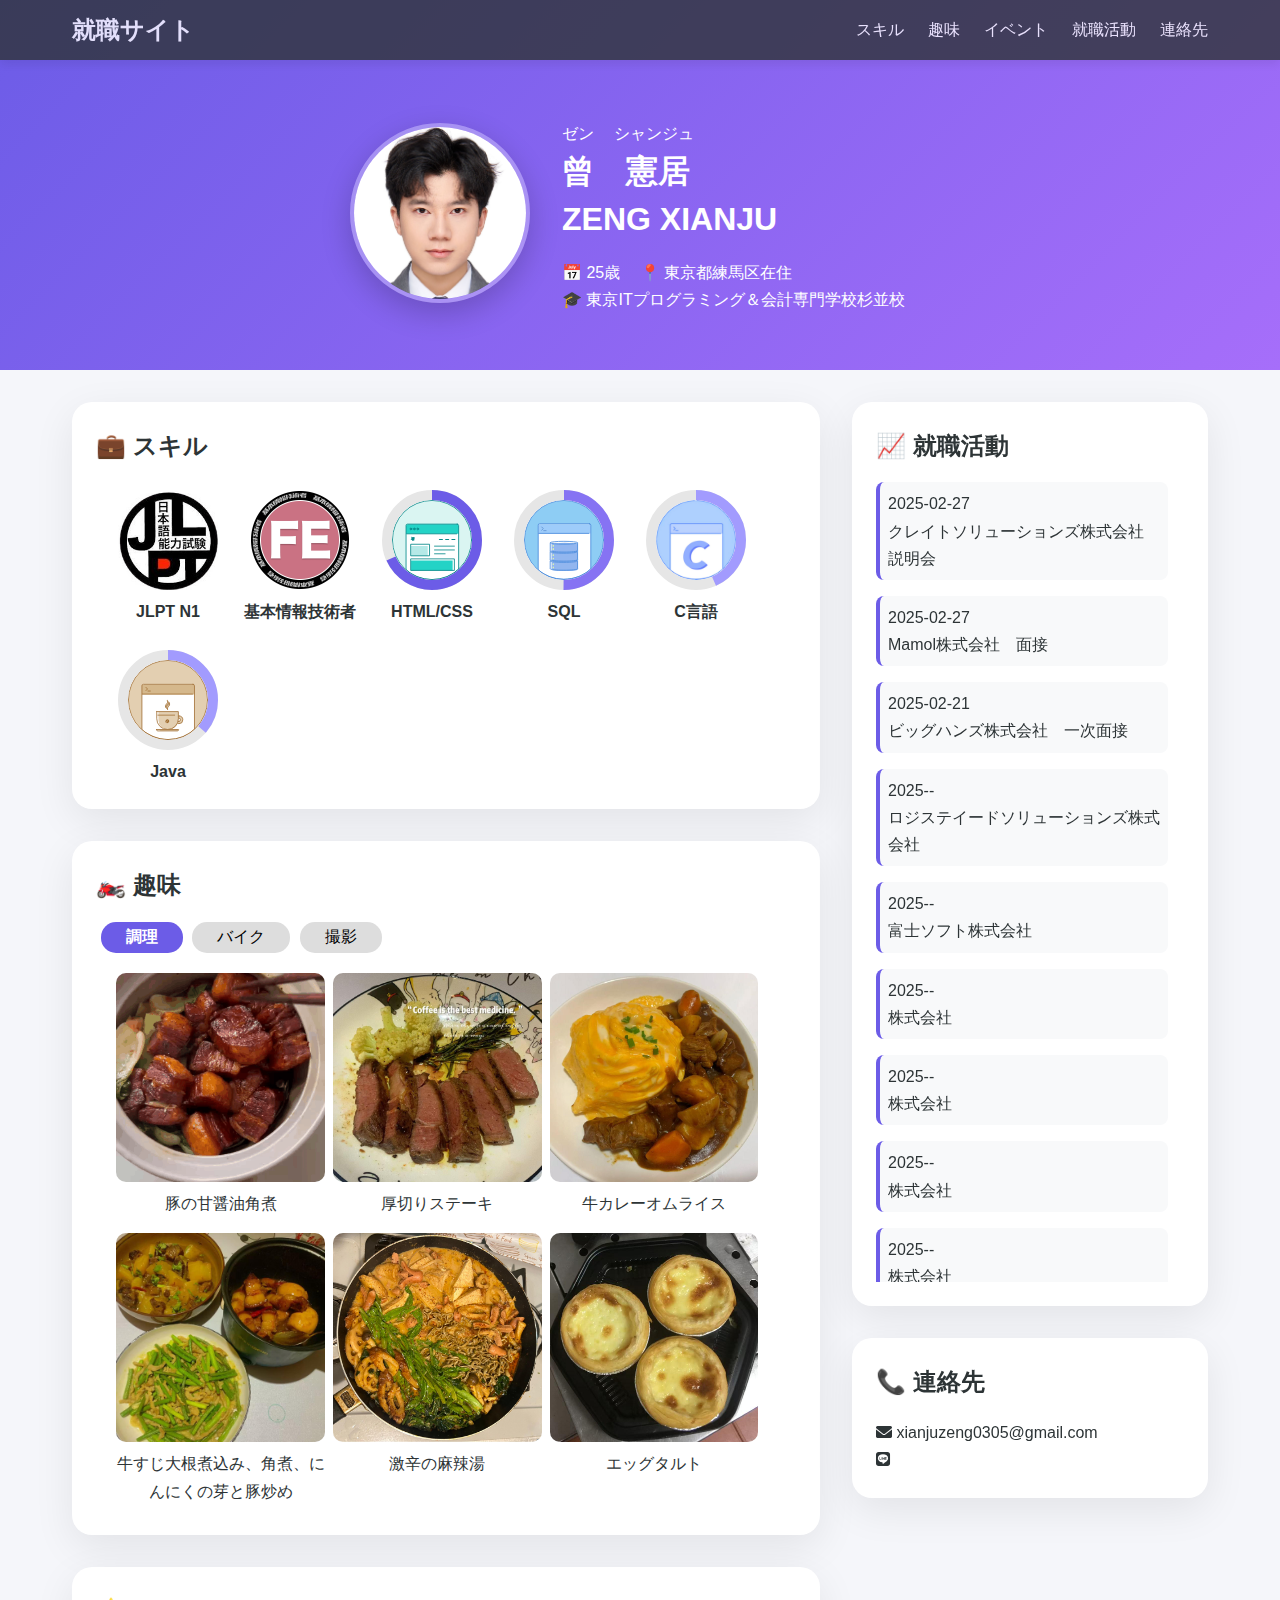
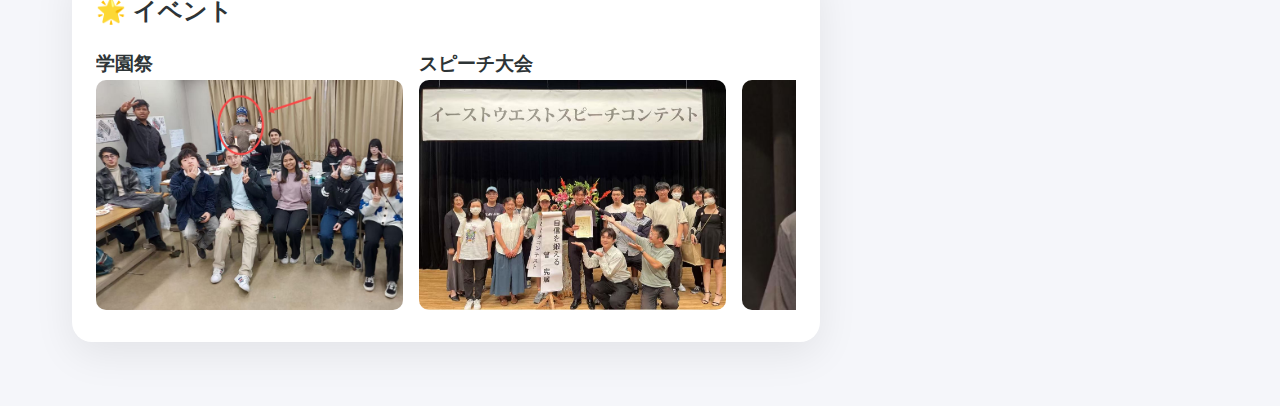
<file: index.html>
<!DOCTYPE html>
<html lang="jp-JP">

<head>
  <meta charset="UTF-8">
  <meta name="viewport" content="width=device-width, initial-scale=1.0">
  <title>就職サイト</title>
  <link rel="stylesheet" href="styles.css">
  <link rel="stylesheet" href="responsive.css" />
  <link href="https://cdnjs.cloudflare.com/ajax/libs/font-awesome/6.0.0/css/all.min.css" rel="stylesheet">
</head>

<body>

  <!-- ナビバー -->
  <nav class="navbar">
    <div class="nav-container">
      <a href="#" class="logo"> 就職サイト</a>
      <ul class="nav-links">
        <li><a href="#skills">スキル</a></li>
        <li><a href="#Hobbies">趣味</a></li>
        <li><a href="#activities">イベント</a></li>
        <li><a href="#jobs">就職活動</a></li>
        <li><a href="#contact">連絡先</a></li>
      </ul>
    </div>
  </nav>

  <!--個人情報-->
  <header class="hero">
    <div class="hero-container">
      <div class="hero-left">
        <img src="avatar.jpg" alt="" class="avatar">
      </div>
      <div class="hero-right">
        <p class="subtitle">ゼン 　シャンジュ</p>
        <h1 class="myname">曾　憲居 <br>ZENG XIANJU</h1>

        <ul class="profile-info">
          <li>📅 25歳</li>
          <li>📍 東京都練馬区在住</li>
          <li>🎓 東京ITプログラミング＆会計専門学校杉並校</li>
        </ul>
      </div>
    </div>
  </header>

  <!--中身-->
  <div class="container">
    <!-- 左側 -->
    <div class="main-content">

      <!-- スキル -->
      <div id="skills" class="card">
        <h2>💼 スキル</h2>
        <div class="skill-list">

          <div class="skill-item">
            <div class="skill-progress  jlpt">
              <svg width="100" height="100" viewBox="0 0 100 100"></svg>
            </div>
            <h4>JLPT N1</h4>
          </div>

          <div class="skill-item">
            <div class="skill-progress  fe-exam">
              <svg width="100" height="100" viewBox="0 0 100 100"></svg>
            </div>
            <h4>基本情報技術者</h4>
          </div>

          <div class="skill-item">
            <div class="skill-progress html">
              <svg width="100" height="100" viewBox="0 0 100 100">
                <circle cx="50" cy="50" r="45" fill="none" stroke="#e6e6e6" stroke-width="10" />

                <circle cx="50" cy="50" r="45" fill="none" stroke="#6c5ce7" stroke-width="10" stroke-dasharray="282.6"
                  stroke-dashoffset="90" transform="rotate(-90, 50, 50)" />
              </svg>
            </div>
            <h4>HTML/CSS</h4>
          </div>

          <div class="skill-item">
            <div class="skill-progress sql">
              <svg width="100" height="100" viewBox="0 0 100 100">
                <circle cx="50" cy="50" r="45" fill="none" stroke="#e6e6e6" stroke-width="10" />

                <circle cx="50" cy="50" r="45" fill="none" stroke="#8673F3" stroke-width="10" stroke-dasharray="282.6"
                  stroke-dashoffset="141" transform="rotate(-90, 50, 50)" />
              </svg>
            </div>
            <h4>SQL</h4>
          </div>

          <div class="skill-item">
            <div class="skill-progress c-language">
              <svg width="100" height="100" viewBox="0 0 100 100">
                <circle cx="50" cy="50" r="45" fill="none" stroke="#e6e6e6" stroke-width="10" />

                <circle cx="50" cy="50" r="45" fill="none" stroke="#A29BFE" stroke-width="10" stroke-dasharray="282.6"
                  stroke-dashoffset="160" transform="rotate(-90, 50, 50)" />
              </svg>
            </div>
            <h4>C言語</h4>
          </div>

          <div class="skill-item">
            <div class="skill-progress java">
              <svg width="100" height="100" viewBox="0 0 100 100">
                <circle cx="50" cy="50" r="45" fill="none" stroke="#e6e6e6" stroke-width="10" />

                <circle cx="50" cy="50" r="45" fill="none" stroke="#A29BFE" stroke-width="10" stroke-dasharray="282.6"
                  stroke-dashoffset="180" transform="rotate(-90, 50, 50)" />
              </svg>
            </div>
            <h4>Java</h4>
          </div>
          

        </div>
      </div>

      <!-- 趣味 -->
      <div id="Hobbies" class="card Hobbies">
        <h2>🏍️ 趣味</h2>

        <button class="Hobbies-tab active" onclick="showContent('Hobbies-cook',this)">調理</button>
        <button class="Hobbies-tab" onclick="showContent('Hobbies-bike',this)">バイク</button>
        <button class="Hobbies-tab" onclick="showContent('Hobbies-satuei',this)">撮影</button>

        <!--　調理　-->
        <div id="Hobbies-cook" class="Hobbies-content">
          <div class="Hobbies-images">
            <div class="Hobbies-image">
              <img src="images/Hobbies/cook/甘醤油角煮.gif" alt="角煮">
              <p>豚の甘醤油角煮</p>
            </div>
            <div class="Hobbies-image">
              <img src="images/Hobbies/cook/ステーキ１.jpg" alt="厚切りステーキ">
              <p>厚切りステーキ</p>
            </div>
            <div class="Hobbies-image">
              <img src="images/Hobbies/cook/牛カレーオムライス.jpg" alt="牛カレーオムライス">
              <p>牛カレーオムライス</p>
            </div>
            <div class="Hobbies-image">
              <img src="images/Hobbies/cook/牛すじと大根の煮込み、豚の角煮、にんにくの芽の豚炒め.jpg" alt="牛すじと大根の煮込み、豚の角煮、にんにくの芽の豚炒め">
              <p>牛すじ大根煮込み、角煮、にんにくの芽と豚炒め</p>
            </div>
            <div class="Hobbies-image">
              <img src="images/Hobbies/cook/麻辣湯.jpg" alt="麻辣湯">
              <p>激辛の麻辣湯</p>
            </div>
            <div class="Hobbies-image">
              <img src="images/Hobbies/cook/エッグタルト.jpg" alt="エッグタルト">
              <p>エッグタルト</p>
            </div>

          </div>
        </div>

        <!--　バイク　-->
        <div id="Hobbies-bike" class="Hobbies-content">
          <div class="Hobbies-images">
            <div class="Hobbies-image">
              <img src="images/Hobbies/motorbike/1.jpg" alt="">
              <p>白バイ</p>
            </div>
            <div class="Hobbies-image">
              <img src="images/Hobbies/motorbike/2.jpg" alt="">
              <p></p>
            </div>
            <div class="Hobbies-image">
              <img src="images/Hobbies/motorbike/3.jpg" alt="">
              <p>BMW ADV1250</p>
            </div>
            <div class="Hobbies-image">
              <img src="images/Hobbies/motorbike/4.jpg" alt="">
              <p>NMAX</p>
            </div>
            <div class="Hobbies-image">
              <img src="images/Hobbies/motorbike/5.jpg" alt="">
              <p>自分でタイヤ交換</p>
            </div>
            <div class="Hobbies-image">
              <img src="images/Hobbies/motorbike/6.jpg" alt="">
              <p>タイのバイクタクシー</p>
            </div>
          </div>
        </div>

        <!--　撮影　-->
        <div id="Hobbies-satuei" class="Hobbies-content">
        </div>

      </div>

      <!-- イベント -->
      <div id="activities" class="card">
        <h2>🌟 イベント</h2>
        <div class="activity-grid">
          <div class="activity-image">
            <h3>学園祭</h3>
            <img src="images/学園祭.jpg" alt="学園祭">
          </div>
          <div class="activity-image">
            <h3>スピーチ大会</h3>
            <img src="images/スピーチ大会.jpg" alt="スピーチ大会">
          </div>
          <div class="activity-image">
            <h3>　</h3>
            <img src="images/スピーチ大会２.jpg" alt="スピーチ大会">
          </div>
        </div>
      </div>

    </div>

    <!-- 右 -->
    <div class="sidebar">
      <div id="jobs" class="card large-card">
        <h2>📈 就職活動</h2>
        <div class="timeline-scroll">
          <div class="timeline">
            <div class="timeline-item">
              <p>2025-02-27</p>
              <p>クレイトソリューションズ株式会社　説明会</p>
            </div>
            <div class="timeline-item">
              <p>2025-02-27</p>
              <p>Mamol株式会社　面接</p>
            </div>
            <div class="timeline-item">
              <p>2025-02-21</p>
              <p>ビッグハンズ株式会社　一次面接</p>
            </div>
            <div class="timeline-item">
              <p>2025--</p>
              <p>ロジステイードソリューションズ株式会社</p>
            </div>
            <div class="timeline-item">
              <p>2025--</p>
              <p>富士ソフト株式会社</p>
            </div>
            <div class="timeline-item">
              <p>2025--</p>
              <p>株式会社</p>
            </div>
            <div class="timeline-item">
              <p>2025--</p>
              <p>株式会社</p>
            </div>
            <div class="timeline-item">
              <p>2025--</p>
              <p>株式会社</p>
            </div>
            <div class="timeline-item">
              <p>2025--</p>
              <p>株式会社</p>
            </div>
            <div class="timeline-item">
              <p>2025--</p>
              <p>株式会社</p>
            </div>
            <div class="timeline-item">
              <p>2025--</p>
              <p>株式会社</p>
            </div>
            <div class="timeline-item">
              <p>2025--</p>
              <p>株式会社</p>
            </div>
          </div>
        </div>
      </div>

      <!-- 連絡先 -->
      <div id="contact" class="card">
        <h2>📞 連絡先</h2>
        <div class="contact-list">
          <p><i class="fas fa-envelope"></i> xianjuzeng0305@gmail.com</p>
          <p><i class="fab fa-line"></i></p>
        </div>
      </div>
    </div>
  </div>

  <script src="script.js"></script>

</body>

</html>
</file>
<file: styles.css>
:root {
    --primary: #2d3436;
    --accent: #6c5ce7;
    --light: #f8f9fa;
    --gradient: linear-gradient(135deg, #6c5ce7 0%, #a66efa 100%);
}

* {
    margin: 0;
    padding: 0;
    box-sizing: border-box;
    font-family: 'Inter', sans-serif;
    
}

body {
    background: #f5f6fa;
    color: var(--primary);
    line-height: 1.7;
}

.container {
    max-width: 1200px;
    margin: 0 auto;
    padding: 2rem;
    display: grid;
    grid-template-columns: 2fr 1fr;
    gap: 2rem;
}

/* ナビバー */
.navbar {
    position: fixed;
    top: 0;
    left: 0;
    width: 100%;
    background: var(--primary);
    color: white;
    padding: 0.6rem 0;
    z-index: 1000;
    box-shadow: 0 4px 10px rgba(0, 0, 0, 0.1);
    opacity: 0.8;
}

.nav-container {
    max-width: 1200px;
    margin: 0 auto;
    display: flex;
    justify-content: space-between;
    align-items: center;
    padding: 0 2rem;
}

.myname {
    line-height: 3rem;
}

.logo {
    font-size: 1.5rem;
    font-weight: bold;
    color: white;
    text-decoration: none;
}

.nav-links {
    list-style: none;
    display: flex;
    gap: 1.5rem;
}

.nav-links li {
    display: inline;
}

.nav-links a {
    color: white;
    text-decoration: none;
    font-size: 1rem;
    transition: color 0.3s;
}

.nav-links a:hover {
    color: var(--accent);
}

.container{
    max-width: 1200px;
}
.main-content {
    grid-column: 1 / 2;
}

.sidebar {
    grid-column: 2 / 3;
    position: sticky;
    top: 2rem;
}

.hero {
    background: var(--gradient);
    color: white;
    padding-top: 4rem;
    display: flex;
    justify-content: center;
}

.hero-container {
    max-width: 580px;
    margin: 3.5rem auto;
    display: flex;
    align-items: center;
}

.hero-left {
    flex: 0 180px;
}

.avatar {
    width: 180px;
    height: 180px;
    border-radius: 50%;
    border: 4px solid rgba(255, 255, 255, 0.3);
    box-shadow: 0 10px 30px rgba(0, 0, 0, 0.2);
}

.hero-right {
    flex: 1;
    padding-left: 2rem;
}

.profile-info {
    list-style: none;
    margin-top: 1rem;
}

.profile-info li {
    display: inline-block;
    margin-right: 15px;
    font-size: 1rem;
}

.card {
    background: white;
    border-radius: 20px;
    padding: 1.5rem;
    margin-bottom: 2rem;
    box-shadow: 0 12px 40px rgba(0, 0, 0, 0.08);
    transition: transform 0.3s;
}

.card:hover {
    transform: translateY(-5px);
}

.container h2 {
    padding-bottom: 1rem;
}

.timeline-scroll {
    height: 800px;
    padding-right: 1rem;
    overflow-y: auto;
    scrollbar-width: thin;
    scrollbar-color: var(--accent) #f1f1f1;
}

.timeline-scroll::-webkit-scrollbar {
    width: 8px;
}

.timeline-scroll::-webkit-scrollbar-thumb {
    background: var(--accent);
    border-radius: 4px;
}

.timeline {
    display: flex;
    flex-direction: column;
    gap: 1rem;
}

.timeline-item {
    background: var(--light);
    padding: 0.5rem;
    border-left: 4px solid var(--accent);
    border-radius: 8px;
}

.Hobbies-tab{
    padding: 5px 25px;
    margin-left: 5px;
    border-radius: 15px;
    border: none;
    background-color: #ddd;
    cursor: pointer;
    font-size: 16px;
}

.Hobbies-tab.active{
    background-color: #6c5ce7;
    color: white;
    font-weight: bold;
}

.Hobbies-content{
    padding: 0.5vw;
    margin-top: 0.5vw;
    display: none;
}

/*　料理写真のところ　*/
.Hobbies-images{
    padding-left: 2%;
    display: flex;
    gap: 0.5rem;
    flex-wrap: wrap;
    font-size: 1rem;
}
.Hobbies-image img{
    width: 100%;
    border-radius: 10px;
}

.Hobbies-image{
    margin-top: 0.5rem;
    width: 31%;
    text-align: center;
}


/* skills*/
.skill-list{
    display: flex;
    flex-wrap: wrap;
    padding-left: 2%;
    gap: 1rem;
}

.skill-item{
    text-align: center;
}

.skill-progress{
    height: 100px;
    background-size: 80%;
    background-repeat: no-repeat;
    background-position: center;
    margin: 0.5rem;
}

.jlpt{
    background-image: url("images/skills/jlpt.png");
    background-size: 130px;
}
.fe-exam{
    background-image: url("images/skills/基本情報技術者試験.png");
    background-size: 100px;
}
.html{
    background-image: url("images/skills/html.svg");
}
.sql{
    background-image: url("images/skills/sql.svg");
}
.c-language{
    background-image: url("images/skills/c-language.png");
}
.java{
    background-image: url("images/skills/java.svg");
}

.activity-grid img{
    height: 230px;
    border-radius: 10px;
}

.activity-grid{
    max-width: 700px;
    overflow-x: auto;
    display: flex;
    gap: 1rem;
    scrollbar-width: thick;
    scrollbar-color: var(--accent) #f1f1f1;
}
</file>
<file: responsive.css>
@media (max-width:670px) {

    .container {
        margin: 0 auto;
        padding: 1rem;
        display: block;
        gap: 1rem;
    }

    .nav-container {
        max-width: 1200px;
        margin: 0 auto;
        display: block;
        justify-content: space-between;
        align-items: center;
        padding: 0 1rem;
    }
    
    .logo {
        font-size: 1.5rem;
        color: white;
    }
    
    .nav-links {
        list-style: none;
        display: flex;
        gap: 1rem;
    }

    .nav-links a{
        font-size: 1rem;
    }

    .hero-container {
        display: block;
    }

    .hero-left {
        text-align: center;
    }

    .hero-right{
        text-align: center;
        padding-left: 0;
    }


    .Hobbies-image img{
        width: 100%;
    }

    .Hobbies-image{
        width: 48%;
        font-size: 12px;
    }
    
    .activity-grid{
        display: block;
    }

    .activity-grid img{
        height: auto;
        width: 100%;
        border-radius: 10px;
    }
}
</file>
